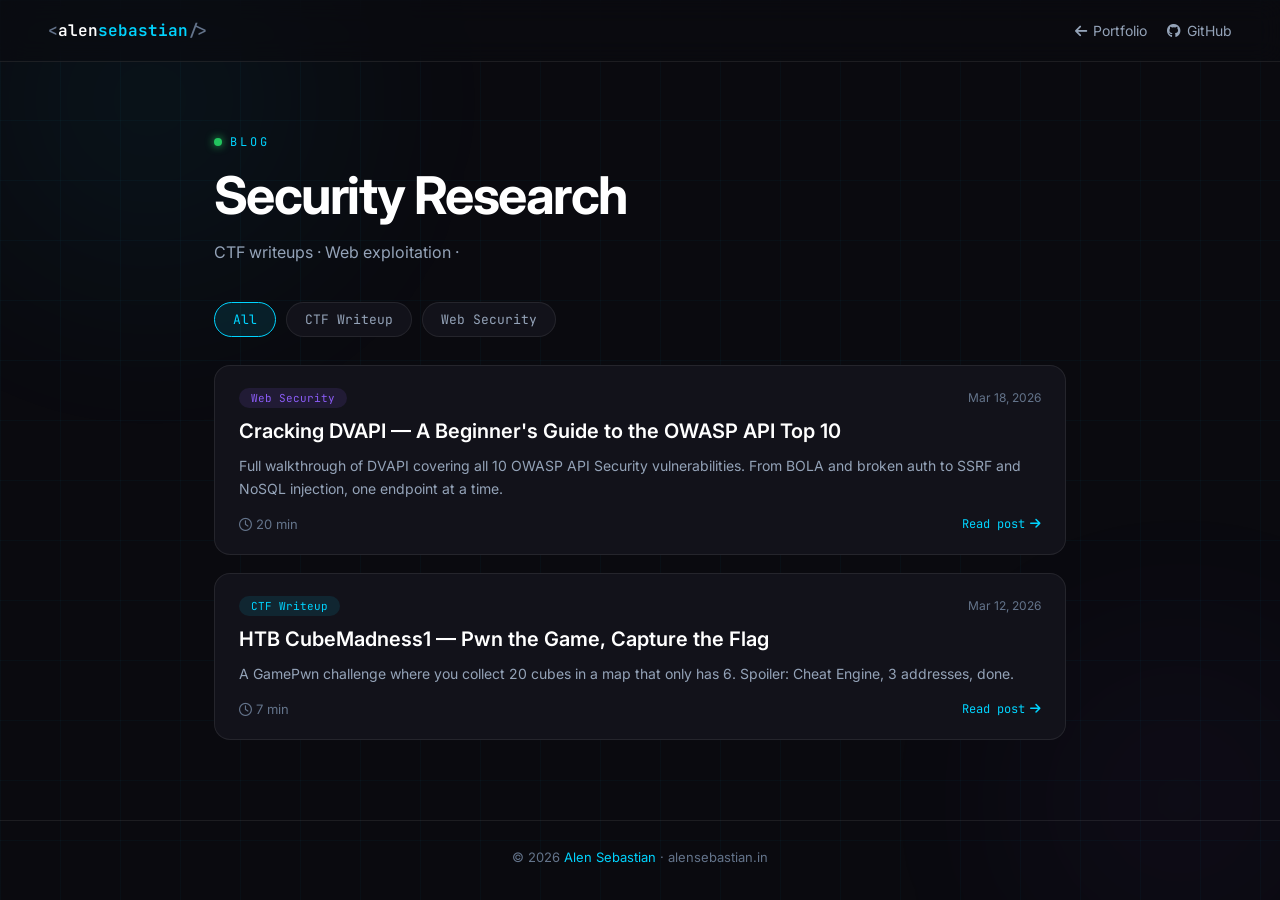
<file: index.html>
<!DOCTYPE html>
<html lang="en">
<head>
  <meta charset="UTF-8" />
  <meta name="viewport" content="width=device-width, initial-scale=1.0" />
  <title>Blog | Alen Sebastian</title>
  <meta name="description" content="CTF writeups, web exploitation and security research by Alen Sebastian." />
  <link rel="icon" type="image/png" href="/favicon.png" />
  <link rel="shortcut icon" type="image/png" href="/favicon.png" />
  <link rel="apple-touch-icon" href="/favicon.png" />
  <link rel="preconnect" href="https://fonts.googleapis.com" />
  <link rel="preconnect" href="https://fonts.gstatic.com" crossorigin />
  <link href="https://fonts.googleapis.com/css2?family=JetBrains+Mono:wght@400;500;600&family=Inter:wght@400;500;600;700&display=swap" rel="stylesheet" />
  <link rel="stylesheet" href="https://cdnjs.cloudflare.com/ajax/libs/font-awesome/6.4.0/css/all.min.css" />
  <link rel="stylesheet" href="./style.css" />
  <link rel="sitemap" type="application/xml" href="/sitemap.xml" />
</head>
<body>
  <div class="bg-grid"></div>
  <div class="bg-glow glow-1"></div>
  <div class="bg-glow glow-2"></div>

  <!-- NAV -->
  <nav class="navbar">
    <a href="https://alensebastian.in" class="nav-logo">
      <span class="nav-logo-bracket">&lt;</span>alen<span class="nav-logo-accent">sebastian</span><span class="nav-logo-bracket">/&gt;</span>
    </a>
    <div class="nav-links">
      <a href="https://alensebastian.in" class="nav-link"><i class="fas fa-arrow-left"></i> Portfolio</a>
      <a href="https://github.com/0xgh0stri13y" target="_blank" class="nav-link"><i class="fab fa-github"></i> GitHub</a>
    </div>
  </nav>

  <!-- HERO -->
  <section class="hero">
    <p class="hero-eyebrow"><span class="dot"></span> BLOG</p>
    <h1 class="hero-title">Security Research<br /></h1>
    <p class="hero-sub">CTF writeups · Web exploitation ·</p>
  </section>

  <!-- FILTERS -->
  <section class="filters-section">
    <div class="filters">
      <button class="filter-btn active" data-filter="all">All</button>
      <button class="filter-btn" data-filter="ctf">CTF Writeup</button>
      <button class="filter-btn" data-filter="web">Web Security</button>
    </div>
  </section>

  <!-- POSTS GRID -->
  <main class="posts-grid" id="posts">

    <!-- DVAPI -->
    <article class="post-card" data-category="web">
      <a href="./posts/dvapi" class="post-card-link">
        <div class="post-card-top">
          <span class="post-tag web">Web Security</span>
          <span class="post-date">Mar 18, 2026</span>
        </div>
        <h2 class="post-title">Cracking DVAPI — A Beginner's Guide to the OWASP API Top 10</h2>
        <p class="post-excerpt">
          Full walkthrough of DVAPI covering all 10 OWASP API Security vulnerabilities.
          From BOLA and broken auth to SSRF and NoSQL injection, one endpoint at a time.
        </p>
        <div class="post-footer">
          <span class="read-time"><i class="far fa-clock"></i> 20 min</span>
          <span class="read-more">Read post <i class="fas fa-arrow-right"></i></span>
        </div>
      </a>
    </article>

    <!-- CubeMadness1 -->
    <article class="post-card" data-category="ctf">
      <a href="./posts/cubemadness1" class="post-card-link">
        <div class="post-card-top">
          <span class="post-tag ctf">CTF Writeup</span>
          <span class="post-date">Mar 12, 2026</span>
        </div>
        <h2 class="post-title">HTB CubeMadness1 — Pwn the Game, Capture the Flag</h2>
        <p class="post-excerpt">
          A GamePwn challenge where you collect 20 cubes in a map that only has 6.
          Spoiler: Cheat Engine, 3 addresses, done.
        </p>
        <div class="post-footer">
          <span class="read-time"><i class="far fa-clock"></i> 7 min</span>
          <span class="read-more">Read post <i class="fas fa-arrow-right"></i></span>
        </div>
      </a>
    </article>

  </main>

  <!-- FOOTER -->
  <footer class="site-footer">
    <p>© 2026 <span class="footer-accent">Alen Sebastian</span> · <a href="https://alensebastian.in">alensebastian.in</a></p>
  </footer>

  <script>
    const btns = document.querySelectorAll('.filter-btn');
    const cards = document.querySelectorAll('.post-card');
    btns.forEach(btn => {
      btn.addEventListener('click', () => {
        btns.forEach(b => b.classList.remove('active'));
        btn.classList.add('active');
        const f = btn.dataset.filter;
        cards.forEach(c => {
          c.style.display = (f === 'all' || c.dataset.category === f) ? 'flex' : 'none';
        });
      });
    });
  </script>
</body>
</html>
</file>
<file: style.css>
:root {
  --bg-primary:    #0a0a0f;
  --bg-secondary:  #0f0f15;
  --bg-card:       #12121a;
  --bg-terminal:   #0c0c10;

  --accent-primary:   #00d4ff;
  --accent-secondary: #8b5cf6;
  --accent-success:   #22c55e;
  --accent-warning:   #f59e0b;
  --accent-error:     #ef4444;

  --text-primary:   #ffffff;
  --text-secondary: #94a3b8;
  --text-muted:     #64748b;

  --border-color: rgba(255, 255, 255, 0.08);
  --border-glow:  rgba(0, 212, 255, 0.3);
  --shadow-glow:  0 0 60px rgba(0, 212, 255, 0.12);

  --font-mono: 'JetBrains Mono', 'Fira Code', monospace;
  --font-sans: 'Inter', -apple-system, sans-serif;

  --radius-sm: 8px;
  --radius-md: 12px;
  --radius-lg: 16px;
  --radius-xl: 24px;
}

*, *::before, *::after { margin: 0; padding: 0; box-sizing: border-box; }

html, body {
  height: 100%;
  font-family: var(--font-sans);
  background: var(--bg-primary);
  color: var(--text-primary);
  overflow-x: hidden;
  -webkit-font-smoothing: antialiased;
}

/* ── Background ── */

.bg-grid {
  position: fixed; inset: 0;
  background-image:
    linear-gradient(rgba(0,212,255,.03) 1px, transparent 1px),
    linear-gradient(90deg, rgba(0,212,255,.03) 1px, transparent 1px);
  background-size: 60px 60px;
  pointer-events: none; z-index: 0;
}

.bg-glow {
  position: fixed; border-radius: 50%;
  filter: blur(120px); pointer-events: none; z-index: 0; opacity: 0.45;
}
.glow-1 {
  width: 500px; height: 500px;
  background: radial-gradient(circle, rgba(0,212,255,.22) 0%, transparent 70%);
  top: -150px; left: -100px;
  animation: floatGlow 15s ease-in-out infinite;
}
.glow-2 {
  width: 400px; height: 400px;
  background: radial-gradient(circle, rgba(139,92,246,.22) 0%, transparent 70%);
  bottom: -100px; right: -100px;
  animation: floatGlow 15s ease-in-out infinite reverse;
}
@keyframes floatGlow {
  0%, 100% { transform: translate(0,0); }
  50%       { transform: translate(30px,30px); }
}

/* ── Navbar ── */

.navbar {
  position: relative; z-index: 10;
  display: flex; align-items: center; justify-content: space-between;
  padding: 20px 48px;
  border-bottom: 1px solid var(--border-color);
  backdrop-filter: blur(12px);
  background: rgba(10,10,15,.6);
}

.nav-logo {
  font-family: var(--font-mono);
  font-size: 16px; font-weight: 600;
  text-decoration: none; color: var(--text-primary);
}
.nav-logo-bracket { color: var(--text-muted); }
.nav-logo-accent  { color: var(--accent-primary); }

.nav-links { display: flex; gap: 20px; }
.nav-link {
  font-size: 14px; color: var(--text-secondary);
  text-decoration: none;
  display: flex; align-items: center; gap: 6px;
  transition: color .2s;
}
.nav-link:hover { color: var(--accent-primary); }

/* ── Hero ── */

.hero {
  position: relative; z-index: 1;
  max-width: 900px;
  margin: 72px auto 0;
  padding: 0 24px;
}

.hero-eyebrow {
  display: flex; align-items: center; gap: 8px;
  font-family: var(--font-mono); font-size: 12px;
  color: var(--accent-primary); letter-spacing: 3px;
  margin-bottom: 16px;
}
.dot {
  width: 8px; height: 8px; border-radius: 50%;
  background: var(--accent-success);
  box-shadow: 0 0 8px var(--accent-success);
  animation: pulse 2s ease-in-out infinite;
}
@keyframes pulse {
  0%, 100% { opacity: 1; }
  50%       { opacity: .4; }
}

.hero-title {
  font-size: clamp(32px, 5vw, 52px);
  font-weight: 700;
  line-height: 1.15;
  letter-spacing: -0.03em;
  margin-bottom: 16px;
}
.hero-accent { color: var(--accent-primary); }

.hero-sub {
  font-size: 16px;
  color: var(--text-secondary);
  margin-bottom: 0;
}

/* ── Filters ── */

.filters-section {
  position: relative; z-index: 1;
  max-width: 900px; margin: 40px auto 0; padding: 0 24px;
}

.filters { display: flex; flex-wrap: wrap; gap: 10px; }

.filter-btn {
  padding: 8px 18px;
  background: var(--bg-card);
  border: 1px solid var(--border-color);
  border-radius: 999px;
  font-family: var(--font-mono); font-size: 13px;
  color: var(--text-secondary);
  cursor: pointer; transition: all .2s;
}
.filter-btn:hover,
.filter-btn.active {
  background: rgba(0,212,255,.1);
  border-color: var(--accent-primary);
  color: var(--accent-primary);
}

/* ── Posts Grid ── */

.posts-grid {
  position: relative; z-index: 1;
  max-width: 900px; margin: 28px auto 0; padding: 0 24px 80px;
  display: flex; flex-direction: column; gap: 18px;
}

.post-card {
  display: flex; flex-direction: column;
  background: var(--bg-card);
  border: 1px solid var(--border-color);
  border-radius: var(--radius-lg);
  transition: all .25s ease;
}
.post-card:hover {
  border-color: var(--accent-primary);
  box-shadow: var(--shadow-glow);
  transform: translateY(-3px);
}

.post-card-link {
  display: flex; flex-direction: column;
  text-decoration: none; color: inherit;
  padding: 22px 24px; gap: 10px;
}

.post-card-top {
  display: flex; align-items: center; gap: 10px;
}

.post-tag {
  font-family: var(--font-mono); font-size: 11px;
  padding: 3px 12px; border-radius: 999px;
}
.post-tag.ctf      { background: rgba(0,212,255,.1);   color: var(--accent-primary); }
.post-tag.web      { background: rgba(139,92,246,.12); color: var(--accent-secondary); }
.post-tag.hardware { background: rgba(34,197,94,.1);   color: var(--accent-success); }
.post-tag.tools    { background: rgba(245,158,11,.1);  color: var(--accent-warning); }

.post-date { font-size: 12px; color: var(--text-muted); margin-left: auto; }

.post-title {
  font-size: 20px; font-weight: 600;
  color: var(--text-primary); line-height: 1.3;
}

.post-excerpt {
  font-size: 14px; color: var(--text-secondary);
  line-height: 1.65;
}

.post-footer {
  display: flex; align-items: center; justify-content: space-between;
  padding-top: 6px;
  font-size: 13px; color: var(--text-muted);
}

.read-more {
  color: var(--accent-primary);
  font-family: var(--font-mono); font-size: 12px;
  display: flex; align-items: center; gap: 5px;
  transition: gap .2s;
}
.post-card:hover .read-more { gap: 9px; }

/* ── Post Article Page ── */

.post-page {
  position: relative; z-index: 1;
  max-width: 760px; margin: 48px auto 0; padding: 0 24px 80px;
}

.post-article {
  display: flex; flex-direction: column; gap: 0;
}

.post-article-meta {
  display: flex; flex-wrap: wrap; align-items: center; gap: 12px;
  font-size: 13px; color: var(--text-muted);
  margin-bottom: 20px;
}

.back-link {
  color: var(--accent-primary); text-decoration: none;
  display: flex; align-items: center; gap: 6px;
  font-size: 13px; margin-right: auto;
  transition: gap .15s;
}
.back-link:hover { gap: 10px; }

.post-article-title {
  font-size: clamp(24px, 4vw, 36px);
  font-weight: 700; letter-spacing: -0.025em;
  line-height: 1.2; margin-bottom: 12px;
}

.post-article-subtitle {
  font-size: 16px; color: var(--text-secondary);
  line-height: 1.6; margin-bottom: 36px;
  padding-bottom: 32px;
  border-bottom: 1px solid var(--border-color);
}

/* ── Article Body ── */

.post-article-body {
  font-size: 16px; color: var(--text-secondary);
  line-height: 1.75;
  display: flex; flex-direction: column; gap: 14px;
}

.post-article-body h2 {
  font-size: 20px; font-weight: 600;
  color: var(--text-primary);
  margin-top: 10px;
}

.post-article-body p { margin: 0; }

.post-article-body code {
  font-family: var(--font-mono); font-size: 13px;
  background: rgba(0,212,255,.06);
  color: var(--accent-primary);
  padding: 2px 6px; border-radius: 4px;
}

.post-article-body pre {
  background: var(--bg-terminal);
  border: 1px solid var(--border-color);
  border-left: 3px solid var(--accent-primary);
  border-radius: var(--radius-md);
  padding: 14px 16px;
  overflow-x: auto;
  font-family: var(--font-mono); font-size: 13px;
  color: var(--text-secondary);
  line-height: 1.6;
}

.post-article-body pre code {
  background: none; color: inherit; padding: 0;
}

.post-divider {
  border: none;
  border-top: 1px solid var(--border-color);
  margin: 6px 0;
}

.post-article-footer { font-size: 14px; color: var(--text-muted); }

.inline-link {
  color: var(--accent-primary);
  text-decoration: none;
  border-bottom: 1px dashed var(--accent-primary);
  transition: color .15s;
}
.inline-link:hover { color: var(--accent-secondary); border-color: var(--accent-secondary); }

/* ── Footer ── */

.site-footer {
  position: relative; z-index: 1;
  text-align: center;
  padding: 28px 24px;
  border-top: 1px solid var(--border-color);
  font-size: 13px; color: var(--text-muted);
}
.site-footer a { color: var(--text-muted); text-decoration: none; }
.site-footer a:hover { color: var(--accent-primary); }
.footer-accent { color: var(--accent-primary); }

/* ── Responsive ── */

@media (max-width: 600px) {
  .navbar { padding: 16px 20px; }
  .hero   { margin-top: 40px; }
  .hero-title { font-size: 28px; }
  .posts-grid, .post-page, .filters-section { padding-left: 16px; padding-right: 16px; }
  .post-card-link { padding: 16px 18px; }
}
</file>
